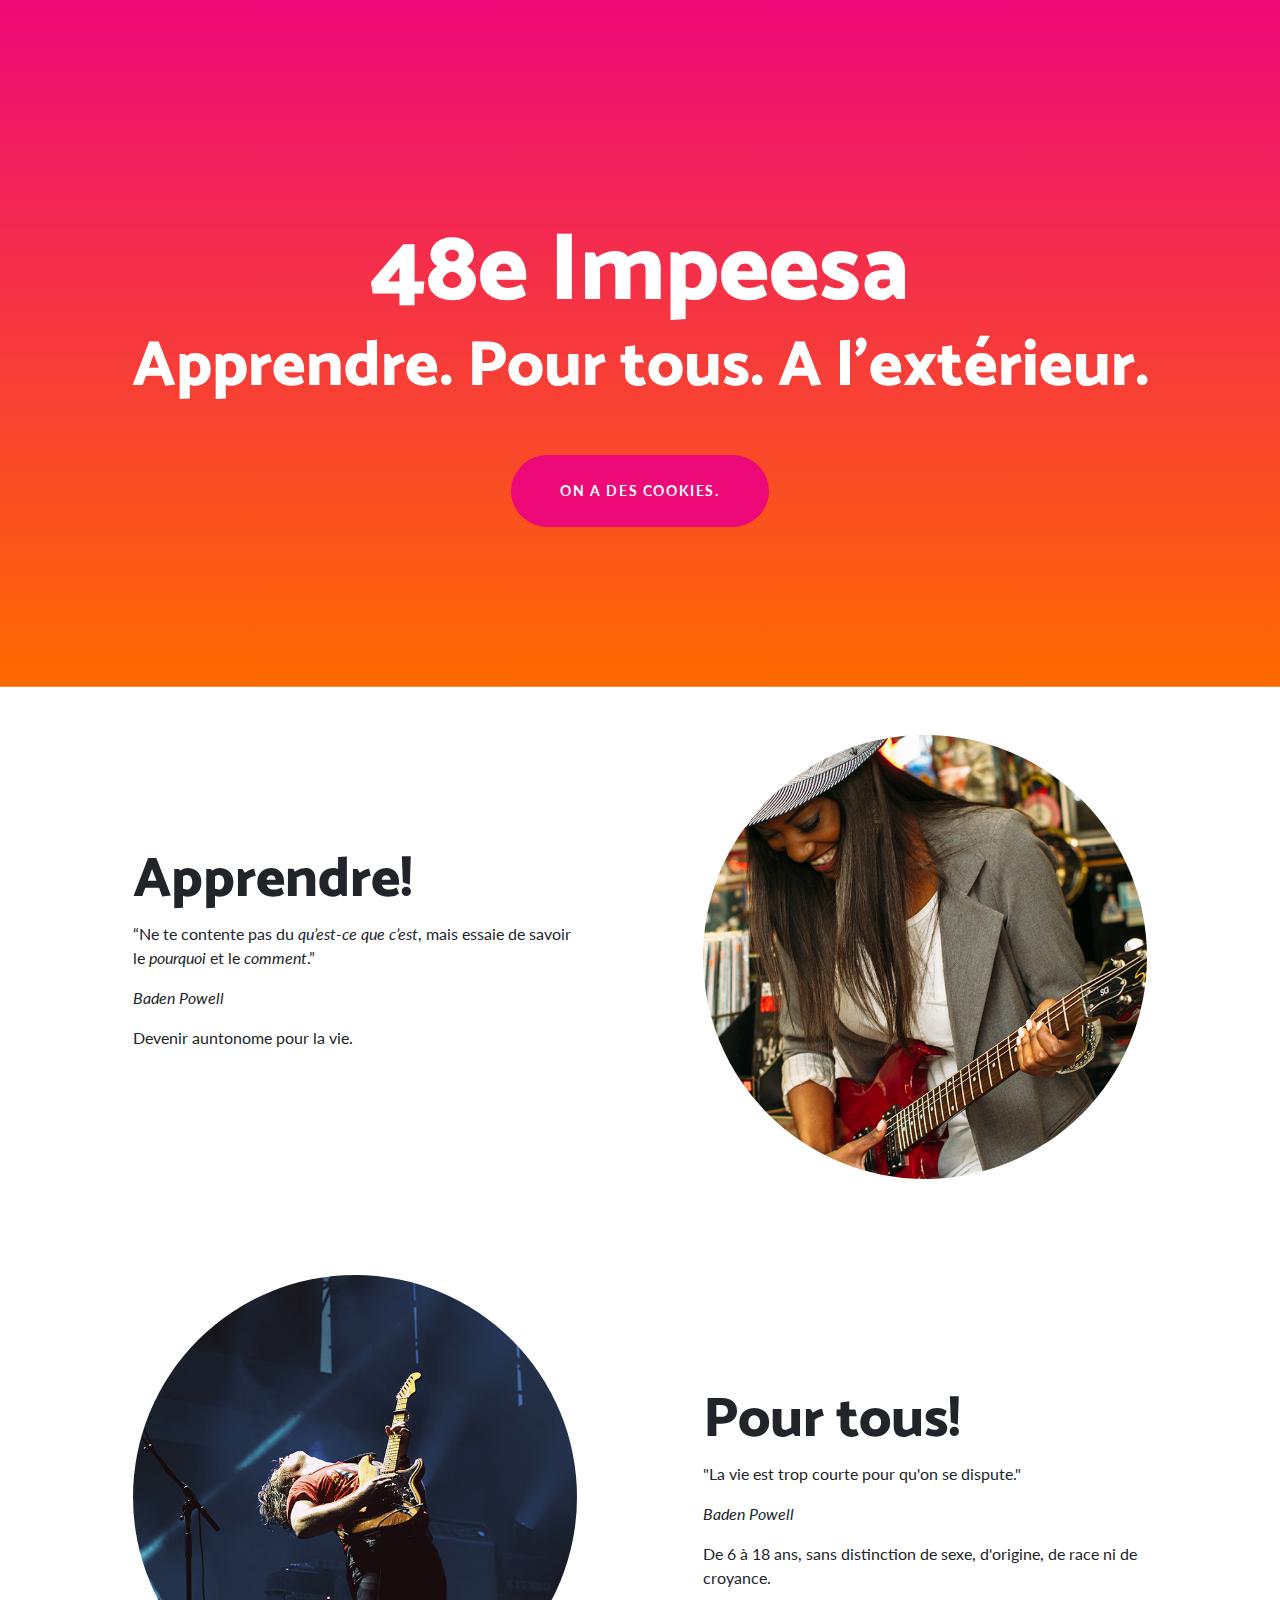
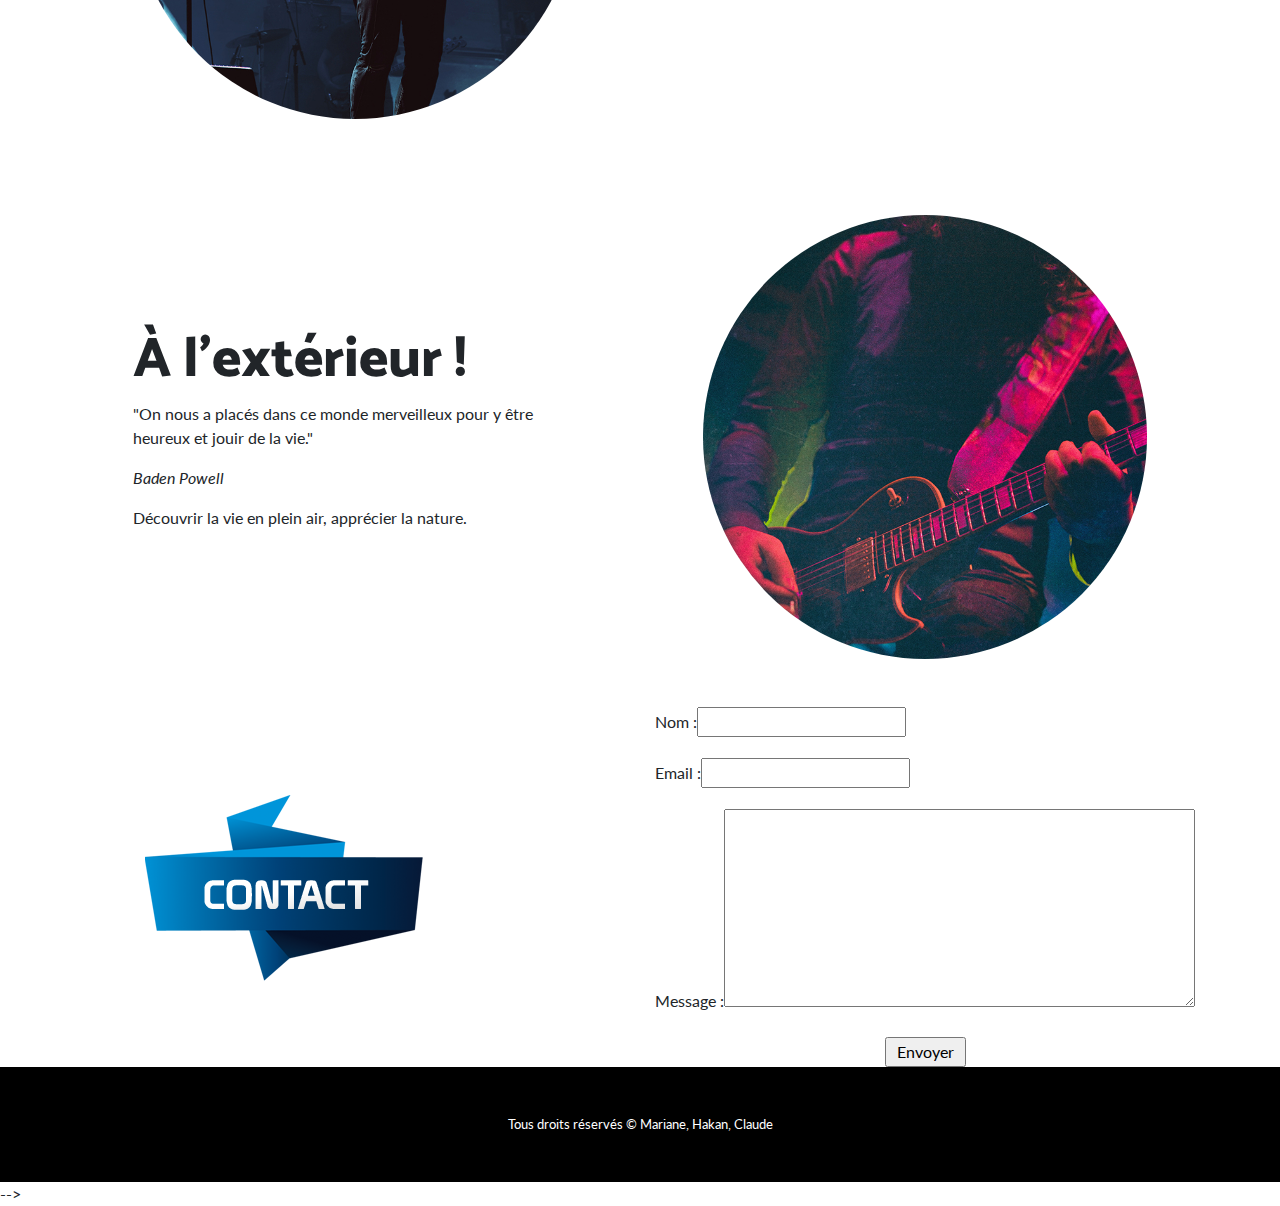
<file: docs/index.html>
<!DOCTYPE html>
<html lang="fr">

  <head>

    <meta charset="utf-8">
    <meta name="viewport" content="width=device-width, initial-scale=1, shrink-to-fit=no">
    <meta name="description" content="">
    <meta name="author" content="">

    <title>48e Impeesa</title>

    <!-- Bootstrap core CSS -->
    <link href="vendor/bootstrap/css/bootstrap.min.css" rel="stylesheet">

    <!-- Custom fonts for this template -->
    <link href="https://fonts.googleapis.com/css?family=Catamaran:100,200,300,400,500,600,700,800,900" rel="stylesheet">
    <link href="https://fonts.googleapis.com/css?family=Lato:100,100i,300,300i,400,400i,700,700i,900,900i" rel="stylesheet">
    <link rel="shortcut icon" href="/favicon.ico" type="image/x-icon">
    <link rel="icon" href="/favicon.ico" type="image/x-icon">

    <!-- Custom styles for this template -->
    <link href="css/one-page-wonder.css" rel="stylesheet">

  </head>

  <body>

    <header class="masthead text-center text-white">
      <div class="masthead-content">
        <div class="container">
          <h1 class="masthead-heading mb-0">48e Impeesa</h1>
          <h2 class="masthead-subheading mb-0">Apprendre. Pour tous. A l'extérieur.</h2>
          <a href="#contact_01" class="btn btn-primary btn-xl rounded-pill mt-5">On a des cookies.</a>
        </div>
      </div>
    </header>

    <section>
      <div class="container">
        <div class="row align-items-center">
          <div class="col-lg-6 order-lg-2">
            <div class="p-5">
              <img class="img-fluid rounded-circle" src="img/01.jpg" alt="">
            </div>
          </div>
          <div class="col-lg-6 order-lg-1">
            <div class="p-5">
              <h2 class="display-4">Apprendre!</h2>
              <blockquote>
                <p>“Ne te contente pas du <i>qu’est-ce que c’est</i>, mais essaie de savoir le <i>pourquoi</i> et le <i>comment</i>.”</p>
              <cite>Baden Powell</cite>
              </blockquote>
              <p>Devenir auntonome pour la vie.</p>
            </div>
          </div>
        </div>
      </div>
    </section>

    <section>
      <div class="container">
        <div class="row align-items-center">
          <div class="col-lg-6">
            <div class="p-5">
              <img class="img-fluid rounded-circle" src="img/02.jpg" alt="">
            </div>
          </div>
          <div class="col-lg-6">
            <div class="p-5">
              <h2 class="display-4">Pour tous!</h2>
              <blockquote>
                <p>"La vie est trop courte pour qu'on se dispute."</p>
              <cite>Baden Powell</cite>
              </blockquote>
              <p>De 6 à 18 ans, sans distinction de sexe, d'origine, de race ni de croyance.</p>
            </div>
          </div>
        </div>
      </div>
    </section>

    <section>
      <div class="container">
        <div class="row align-items-center">
          <div class="col-lg-6 order-lg-2">
            <div class="p-5">
              <img class="img-fluid rounded-circle" src="img/03.jpg" alt="">
            </div>
          </div>
          <div class="col-lg-6 order-lg-1">
            <div class="p-5">
              <h2 class="display-4">À l'extérieur !</h2>
              <blockquote>
                <p>"On nous a placés dans ce monde merveilleux pour y être heureux et jouir de la vie."</p>
              <cite>Baden Powell</cite>
              </blockquote>
              <p>Découvrir la vie en plein air, apprécier la nature.</p>
            </div>
          </div>
        </div>
      </div>
    </section>

    <section>
      <div class="container">
        <div class="row align-items-center">
          <div class="col-lg-6">
            <div class="p-5">
              <img class="img-fluid rounded-circle" src="img/contact.png">
            </div>
          </div>
          <div class="col-lg-6">
            <div class="contact-menu" id="contact_01">
                <div>
                  <p><label for="nom">Nom :</label><input type="text" id="nom" name="nom" tabindex="1" /></p>
                    <p><label for="email">Email :</label><input type="text" id="email" name="email" tabindex="2" /></p>
                    <p><label for="message">Message :</label><textarea id="message" name="message" tabindex="4" cols="50" rows="8"></textarea></p>
                    <div style="text-align:center;"><input type="submit" name="envoi" value=" Envoyer " />
                </div>
          </div>

          </div>
        </div>
      </div>
    </section>


    <section>


    </section>

    <!-- Footer -->
    <footer class="py-5 bg-black">
      <div class="container">
        <p class="m-0 text-center text-white small">Tous droits réservés &copy; Mariane, Hakan, Claude</p>
      </div>
      <!-- /.container -->
    </footer>

<!--     <!-- Bootstrap core JavaScript -->
    <script src="vendor/jquery/jquery.min.js"></script>
    <script src="vendor/bootstrap/js/bootstrap.bundle.min.js"></script> -->

  </body>

</html>
</file>
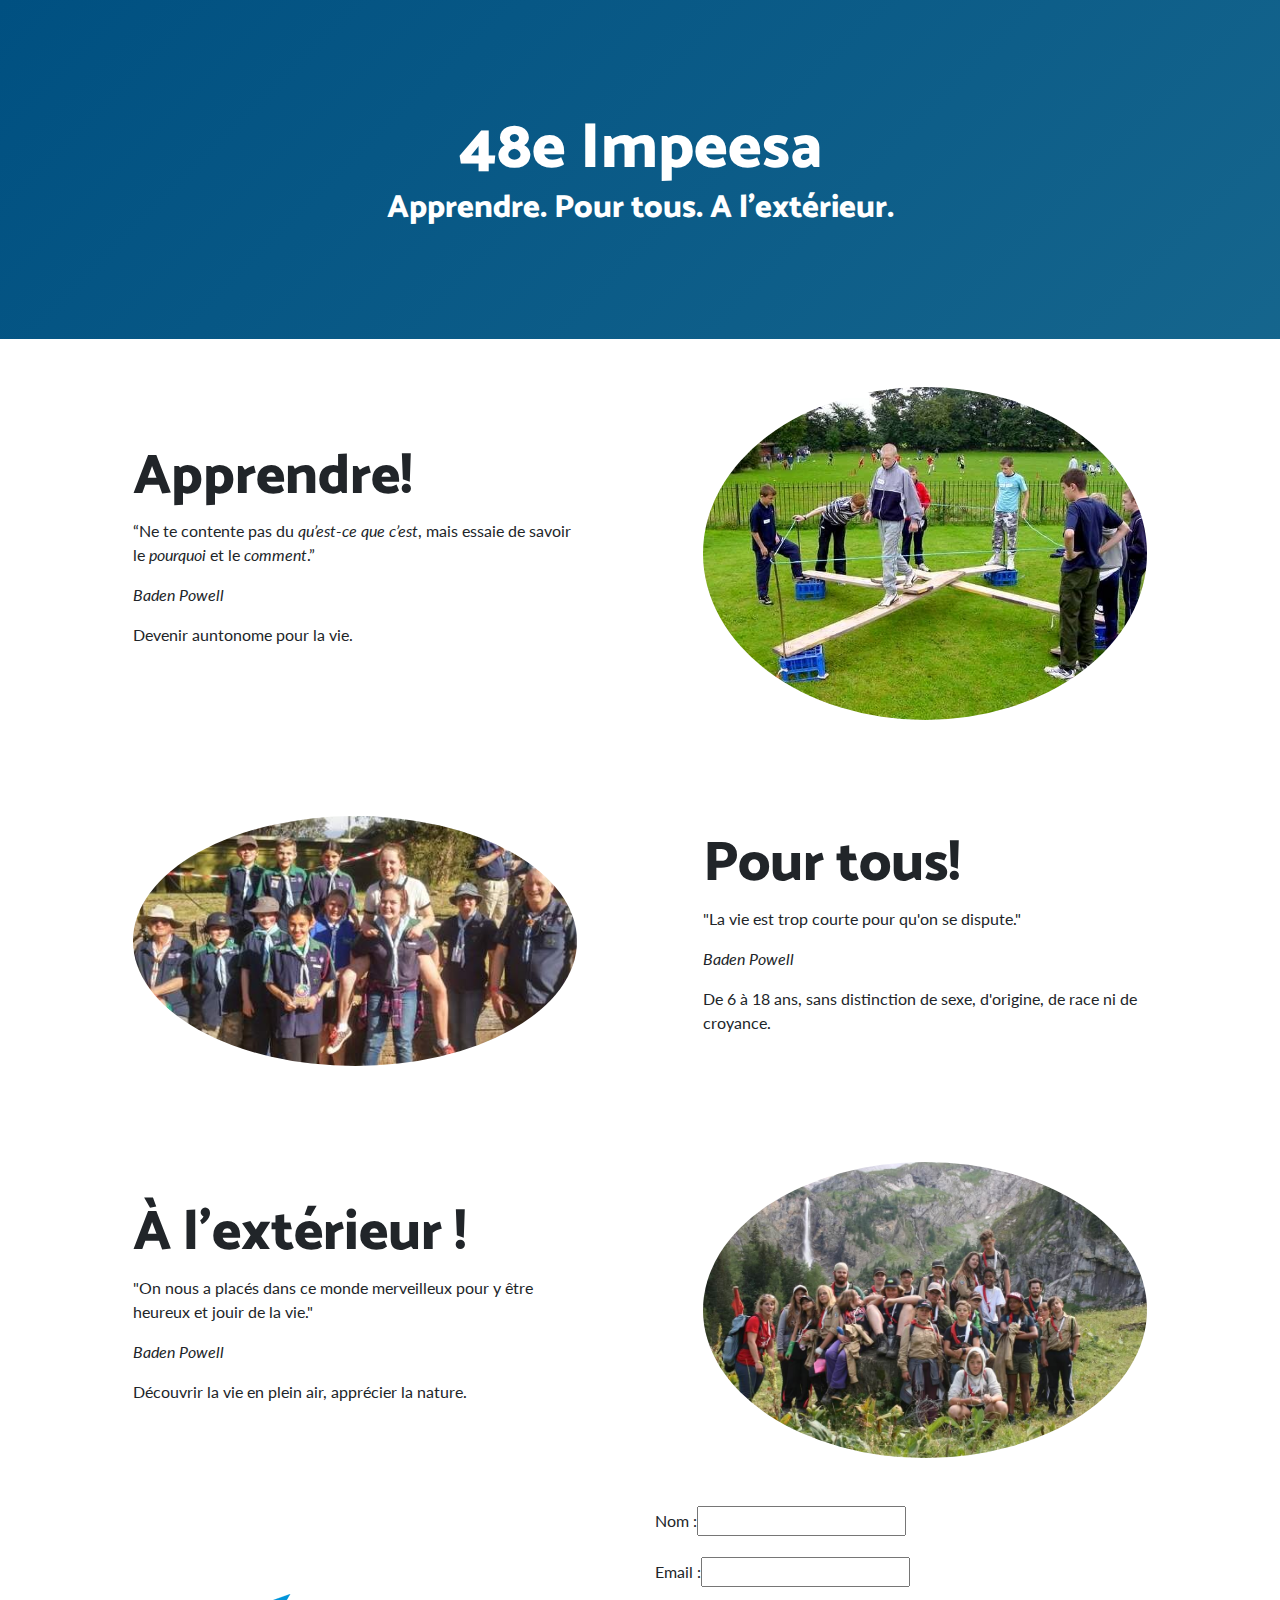
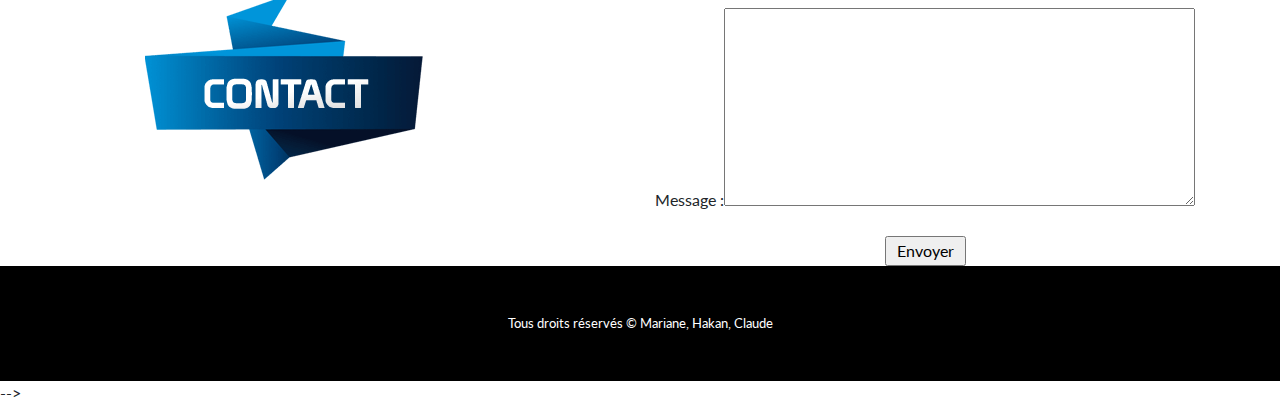
<file: site/index.html>
<!DOCTYPE html>
<html lang="fr">

  <head>

    <meta charset="utf-8">
    <meta name="viewport" content="width=device-width, initial-scale=1">
    <meta name="theme-color" content="#ffffff">
    <meta name="description" content="48e Impeeza scout unit website">
    <meta name="author" content="Mariane, Hakan, Claude">

    <title>48e Impeesa</title>

    <!-- Bootstrap core CSS -->
    <link href="vendor/bootstrap/css/bootstrap.min.css" rel="stylesheet">

    <!-- Custom fonts for this template -->
    <link href="https://fonts.googleapis.com/css?family=Catamaran:100,200,300,400,500,600,700,800,900" rel="stylesheet">
    <link href="https://fonts.googleapis.com/css?family=Lato:100,100i,300,300i,400,400i,700,700i,900,900i" rel="stylesheet">
    <link rel="apple-touch-icon" sizes="180x180" href="apple-touch-icon.png">
    <link rel="icon" type="image/png" sizes="32x32" href="favicon-32x32.png">
    <link rel="icon" type="image/png" sizes="16x16" href="favicon-16x16.png">
    <link rel="manifest" href="/manifest.json">
    <link rel="mask-icon" href="safari-pinned-tab.svg" color="#5bbad5">
    <meta name="msapplication-TileColor" content="#da532c">

    <!-- Custom styles for this template -->
    <link href="css/one-page-wonder.css" rel="stylesheet">

    <!-- Service Worker-->

    <script src="./JavaScript.js">

    </script>

  </head>

  <body>

    <header class="masthead text-center text-white">
      <div class="masthead-content">
        <div class="container">
          <h1 class="masthead-heading mb-0">48e Impeesa</h1>
          <h2 class="masthead-subheading mb-0">Apprendre. Pour tous. A l'extérieur.</h2>
        </div>
      </div>
    </header>

    <section>
      <div class="container">
        <div class="row align-items-center">
          <div class="col-lg-6 order-lg-2">
            <div class="p-5">
              <img class="img-fluid rounded-circle" src="img/01.jpg" alt="">
            </div>
          </div>
          <div class="col-lg-6 order-lg-1">
            <div class="p-5">
              <h2 class="display-4">Apprendre!</h2>
              <blockquote>
                <p>“Ne te contente pas du <i>qu’est-ce que c’est</i>, mais essaie de savoir le <i>pourquoi</i> et le <i>comment</i>.”</p>
              <cite>Baden Powell</cite>
              </blockquote>
              <p>Devenir auntonome pour la vie.</p>
            </div>
          </div>
        </div>
      </div>
    </section>

    <section>
      <div class="container">
        <div class="row align-items-center">
          <div class="col-lg-6">
            <div class="p-5">
              <img class="img-fluid rounded-circle" src="img/02.jpg" alt="">
            </div>
          </div>
          <div class="col-lg-6">
            <div class="p-5">
              <h2 class="display-4">Pour tous!</h2>
              <blockquote>
                <p>"La vie est trop courte pour qu'on se dispute."</p>
              <cite>Baden Powell</cite>
              </blockquote>
              <p>De 6 à 18 ans, sans distinction de sexe, d'origine, de race ni de croyance.</p>
            </div>
          </div>
        </div>
      </div>
    </section>

    <section>
      <div class="container">
        <div class="row align-items-center">
          <div class="col-lg-6 order-lg-2">
            <div class="p-5">
              <img class="img-fluid rounded-circle" src="img/03.jpg" alt="">
            </div>
          </div>
          <div class="col-lg-6 order-lg-1">
            <div class="p-5">
              <h2 class="display-4">À l'extérieur !</h2>
              <blockquote>
                <p>"On nous a placés dans ce monde merveilleux pour y être heureux et jouir de la vie."</p>
              <cite>Baden Powell</cite>
              </blockquote>
              <p>Découvrir la vie en plein air, apprécier la nature.</p>
            </div>
          </div>
        </div>
      </div>
    </section>

    <section>
      <div class="container">
        <div class="row align-items-center">
          <div class="col-lg-6">
            <div class="p-5">
              <img class="img-fluid rounded-circle" src="img/contact.png" alt="">
            </div>
          </div>
          <div class="col-lg-6">
            <div class="contact-menu" id="contact_01">
                <div>
                  <p><label for="nom">Nom :</label><input type="text" id="nom" name="nom"/></p>
                    <p><label for="email">Email :</label><input type="text" id="email" name="email"/></p>
                    <p><label for="message">Message :</label><textarea id="message" name="message" cols="50" rows="8"></textarea></p>
                    <div style="text-align:center;"><input type="submit" name="envoi" value=" Envoyer " />
                    </div>
                </div>
              </div>
            </div>
      </div>
    </div>
    </section>

    <!-- Footer -->
    <footer class="py-5 bg-black">
      <div class="container">
        <p class="m-0 text-center text-white small">Tous droits réservés &copy; Mariane, Hakan, Claude</p>
      </div>
      <!-- /.container -->
    </footer>

<!--     <!-- Bootstrap core JavaScript -->
    <script src="vendor/jquery/jquery.min.js"></script>
    <script src="vendor/bootstrap/js/bootstrap.bundle.min.js"></script> -->

    <script src="./upup.min.js"></script>
    <script>
    UpUp.start({
      'content': '<html><body><h1>48e Impeesa</h1><h2>Apprendre. Pour tous. Dehors.</h2><p>Contactez-nous : 0480 048 048</p><p>Rencontrez-nous :</p></body></html>'
    });
    </script>    

  </body>

</html>
</file>
<file: docs/css/one-page-wonder.css>
body {
  font-family: 'Lato';
}

h1,
h2,
h3,
h4,
h5,
h6 {
  font-family: 'Catamaran';
  font-weight: 800 !important;
}

.btn-xl {
  text-transform: uppercase;
  padding: 1.5rem 3rem;
  font-size: 0.9rem;
  font-weight: 700;
  letter-spacing: 0.1rem;
}

.bg-black {
  background-color: #000 !important;
}

.rounded-pill {
  border-radius: 5rem;
}


header.masthead {
  position: relative;
  overflow: hidden;
  padding-top: calc(7rem + 72px);
  padding-bottom: 7rem;
  background: linear-gradient(0deg, #ff6a00 0%, #ee0979 100%);
  background-repeat: no-repeat;
  background-position: center center;
  background-attachment: scroll;
  background-size: cover;
}

header.masthead .masthead-content {
  z-index: 1;
  position: relative;
}

header.masthead .masthead-content .masthead-heading {
  font-size: 4rem;
}

header.masthead .masthead-content .masthead-subheading {
  font-size: 2rem;
}

header.masthead .bg-circle {
  z-index: 0;
  position: absolute;
  border-radius: 100%;
  background: linear-gradient(0deg, #ee0979 0%, #ff6a00 100%);
}

header.masthead .bg-circle-1 {
  height: 90rem;
  width: 90rem;
  bottom: -55rem;
  left: -55rem;
}

header.masthead .bg-circle-2 {
  height: 50rem;
  width: 50rem;
  top: -25rem;
  right: -25rem;
}

header.masthead .bg-circle-3 {
  height: 20rem;
  width: 20rem;
  bottom: -10rem;
  right: 5%;
}

header.masthead .bg-circle-4 {
  height: 30rem;
  width: 30rem;
  top: -5rem;
  right: 35%;
}

@media (min-width: 992px) {
  header.masthead {
    padding-top: calc(10rem + 55px);
    padding-bottom: 10rem;
  }
  header.masthead .masthead-content .masthead-heading {
    font-size: 6rem;
  }
  header.masthead .masthead-content .masthead-subheading {
    font-size: 4rem;
  }
}

.bg-primary {
  background-color: #ee0979 !important;
}

.btn-primary {
  background-color: #ee0979;
  border-color: #ee0979;
}

.btn-primary:active, .btn-primary:focus, .btn-primary:hover {
  background-color: #bd0760 !important;
  border-color: #bd0760 !important;
}

.btn-primary:focus {
  box-shadow: 0 0 0 0.2rem rgba(238, 9, 121, 0.5);
}

.btn-secondary {
  background-color: #ff6a00;
  border-color: #ff6a00;
}

.btn-secondary:active, .btn-secondary:focus, .btn-secondary:hover {
  background-color: #cc5500 !important;
  border-color: #cc5500 !important;
}

.btn-secondary:focus {
  box-shadow: 0 0 0 0.2rem rgba(255, 106, 0, 0.5);
}
</file>
<file: site/css/one-page-wonder.css>
body {
  font-family: 'Lato';
}

h1,
h2,
h3,
h4,
h5,
h6 {
  font-family: 'Catamaran';
  font-weight: 800 !important;
}

.btn-xl {
  text-transform: uppercase;
  padding: 1.5rem 3rem;
  font-size: 0.9rem;
  font-weight: 700;
  letter-spacing: 0.1rem;
}

.bg-black {
  background-color: #000 !important;
}

.rounded-pill {
  border-radius: 5rem;
}


header.masthead {
  position: relative;
  overflow: hidden;
  padding-top: calc(7rem);
  padding-bottom: 7rem;
  background-position: center center;
  background-attachment: scroll;
  background-size: cover;
  background: linear-gradient(-45deg,#55a6b2,#005081);
  background-size: 400% 400%;
  -webkit-animation: Gradient 15s ease infinite;
  -moz-animation: Gradient 15s ease infinite;
  animation: Gradient 15s ease infinite;
}

header.masthead .masthead-content {
  z-index: 1;
  position: relative;
}

header.masthead .masthead-content .masthead-heading {
  font-size: 4rem;
}

header.masthead .masthead-content .masthead-subheading {
  font-size: 2rem;
}

header.masthead .bg-circle {
  z-index: 0;
  position: absolute;
  border-radius: 100%;
  background: linear-gradient(0deg, #ee0979 0%, #ff6a00 100%);
}

header.masthead .bg-circle-1 {
  height: 90rem;
  width: 90rem;
  bottom: -55rem;
  left: -55rem;
}

header.masthead .bg-circle-2 {
  height: 50rem;
  width: 50rem;
  top: -25rem;
  right: -25rem;
}

header.masthead .bg-circle-3 {
  height: 20rem;
  width: 20rem;
  bottom: -10rem;
  right: 5%;
}

header.masthead .bg-circle-4 {
  height: 30rem;
  width: 30rem;
  top: -5rem;
  right: 35%;
}

.bg-primary {
  background-color: #ee0979 !important;
}

.btn-primary {
  background-color: #ee0979;
  border-color: #ee0979;
}

.btn-primary:active, .btn-primary:focus, .btn-primary:hover {
  background-color: #bd0760 !important;
  border-color: #bd0760 !important;
}

.btn-primary:focus {
  box-shadow: 0 0 0 0.2rem rgba(238, 9, 121, 0.5);
}

.btn-secondary {
  background-color: #ff6a00;
  border-color: #ff6a00;
}

.btn-secondary:active, .btn-secondary:focus, .btn-secondary:hover {
  background-color: #cc5500 !important;
  border-color: #cc5500 !important;
}

.btn-secondary:focus {
  box-shadow: 0 0 0 0.2rem rgba(255, 106, 0, 0.5);
}

@-webkit-keyframes Gradient {
	0% {
		background-position: 0% 50%
	}
	50% {
		background-position: 100% 50%
	}
	100% {
		background-position: 0% 50%
	}
}

@-moz-keyframes Gradient {
	0% {
		background-position: 0% 50%
	}
	50% {
		background-position: 100% 50%
	}
	100% {
		background-position: 0% 50%
	}
}

@keyframes Gradient {
	0% {
		background-position: 0% 50%
	}
	50% {
		background-position: 100% 50%
	}
	100% {
		background-position: 0% 50%
	}
}
</file>
